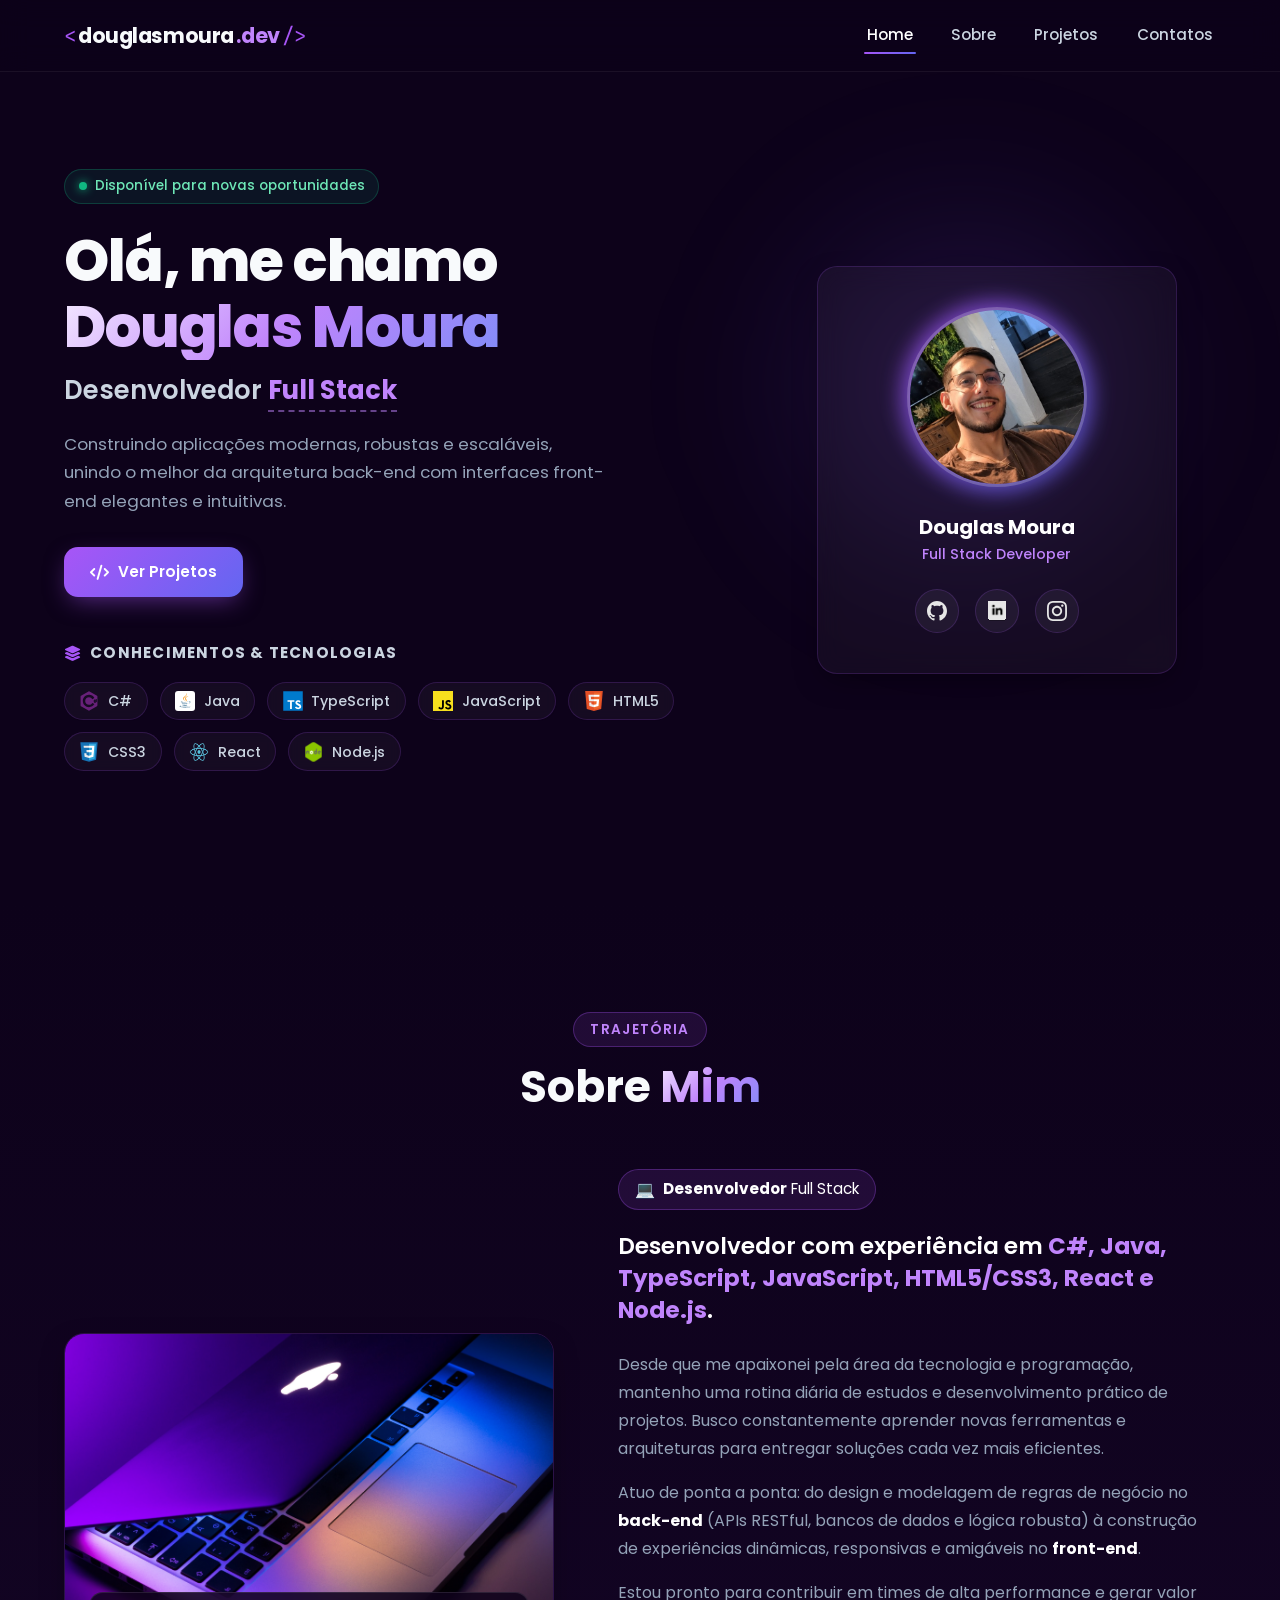
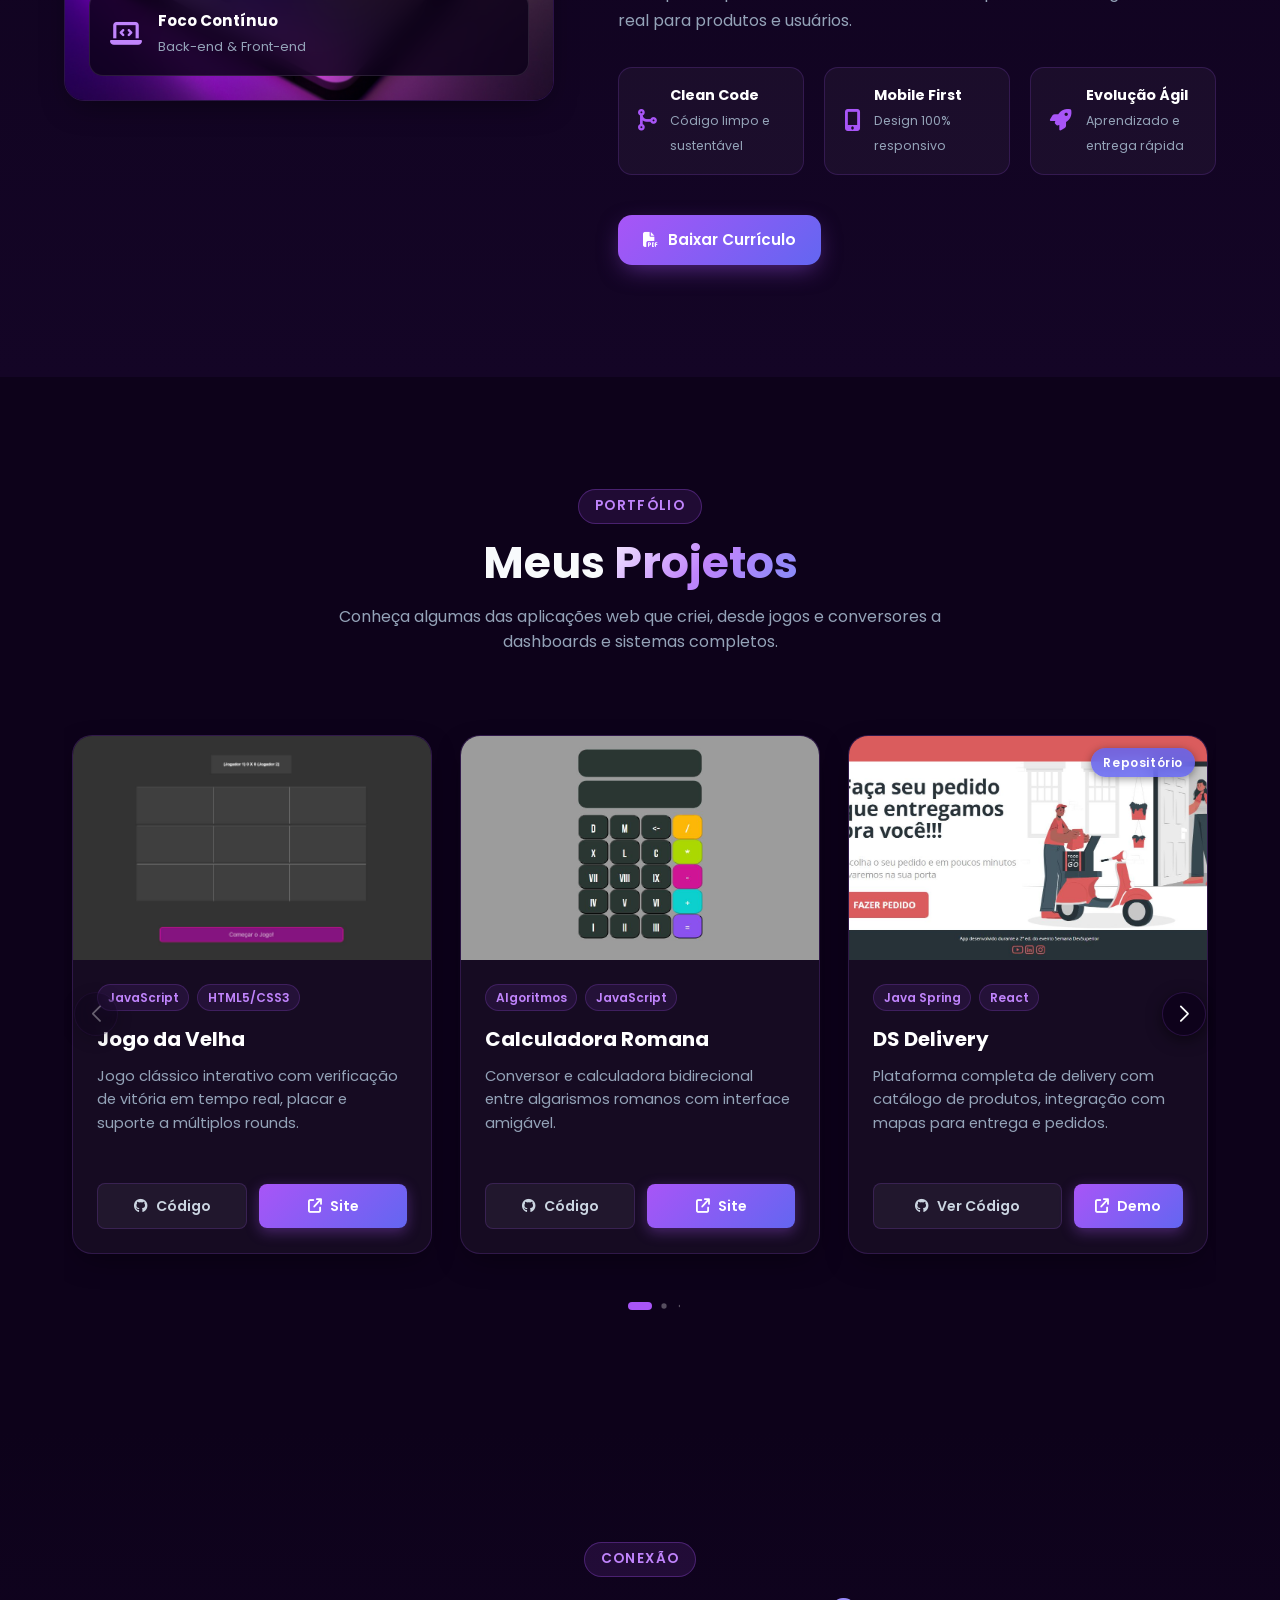
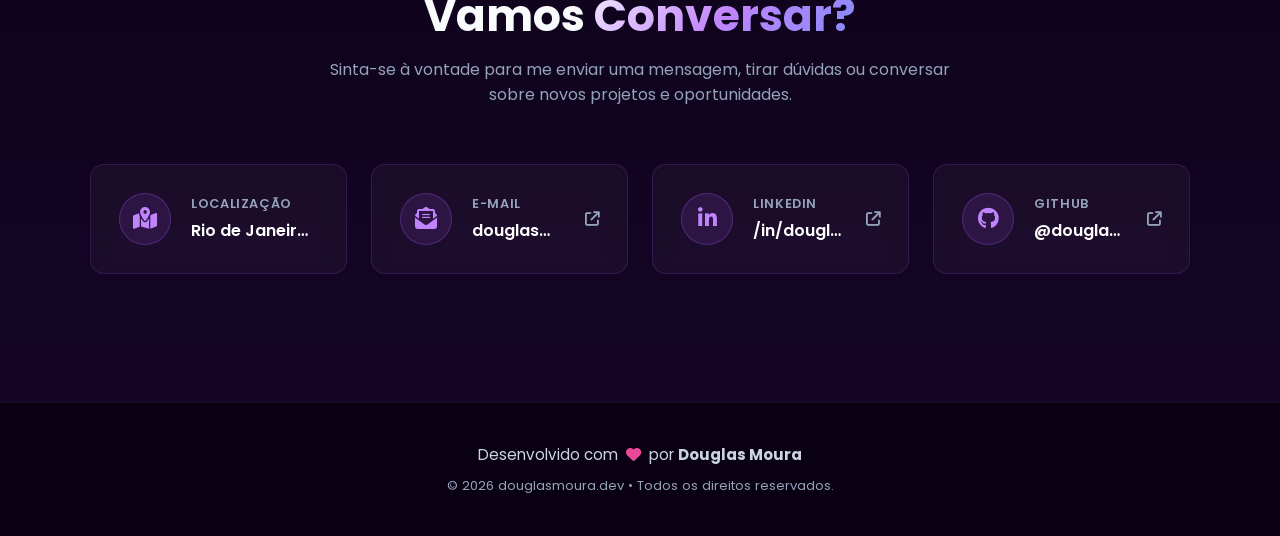
<file: index.html>
<!DOCTYPE html>
<html lang="pt-BR">
<head>
    <meta charset="UTF-8">
    <meta name="viewport" content="width=device-width, initial-scale=1.0, viewport-fit=cover">
    <meta http-equiv="X-UA-Compatible" content="IE=edge">

    <title>Douglas Moura | Desenvolvedor Full Stack</title>
    <meta name="description" content="Portfólio de Douglas Moura - Desenvolvedor Full Stack especializado em C#, Java, TypeScript, JavaScript, React e Node.js. Conheça meus projetos e habilidades.">
    <meta name="author" content="Douglas Moura">
    <meta name="keywords" content="Douglas Moura, Desenvolvedor Full Stack, C#, Java, TypeScript, JavaScript, React, Node.js, Web Developer, Portfolio">
    <meta name="theme-color" content="#120422">

    <!-- Open Graph / Redes Sociais -->
    <meta property="og:type" content="website">
    <meta property="og:title" content="Douglas Moura | Desenvolvedor Full Stack">
    <meta property="og:description" content="Portfólio profissional de Douglas Moura - Projetos, tecnologias e trajetória na programação.">
    <meta property="og:image" content="./img/DouglasIAJPG.JPG">

    <!-- Favicon -->
    <link rel="icon" type="image/x-icon" href="ico/portifolio.ico">

    <!-- Google Fonts -->
    <link rel="preconnect" href="https://fonts.googleapis.com">
    <link rel="preconnect" href="https://fonts.gstatic.com" crossorigin>
    <link href="https://fonts.googleapis.com/css2?family=Poppins:wght@300;400;500;600;700;800&family=JetBrains+Mono:wght@400;600&display=swap" rel="stylesheet">

    <!-- Font Awesome Icons -->
    <link rel="stylesheet" href="https://cdnjs.cloudflare.com/ajax/libs/font-awesome/6.5.1/css/all.min.css" 
    integrity="sha512-DTOQO9RWCH3ppGqcWaEA1BIZOC6xxalwEsw9c2QQeAIftl+Vegovlnee1c9QX4TctnWMn13TZye+giMm8e2LwA==" 
    crossorigin="anonymous" referrerpolicy="no-referrer" />

    <!-- Swiper CSS (v11) -->
    <link rel="stylesheet" href="https://cdn.jsdelivr.net/npm/swiper@11/swiper-bundle.min.css" />

    <!-- CSS Customizado -->
    <link rel="stylesheet" href="style.css">
</head>
<body>
    <!-- Skip to Content Accessibility Link -->
    <a href="#main" class="skip-link">Pular para o conteúdo principal</a>

    <!-- Header / Navbar -->
    <header class="header" id="header">
        <div class="header-container">
            <a class="header-logo" href="#person" aria-label="Ir para o início">
                <span class="logo-code">&lt;</span>douglasmoura<span class="logo-accent">.dev</span><span class="logo-code">/&gt;</span>
            </a>

            <nav class="navbar" id="navbar" aria-label="Navegação Principal">
                <button class="menu-hamburguer" id="menu-hamburguer" aria-label="Abrir menu de navegação" aria-expanded="false" aria-controls="navbar-links">
                    <span class="hamburger-bar"></span>
                    <span class="hamburger-bar"></span>
                    <span class="hamburger-bar"></span>
                </button>

                <div class="navbar-backdrop" id="navbar-backdrop"></div>

                <ul class="navbar-links" id="navbar-links" role="menu">
                    <li role="none"><a href="#person" class="nav-link active" role="menuitem">Home</a></li>
                    <li role="none"><a href="#about" class="nav-link" role="menuitem">Sobre</a></li>
                    <li role="none"><a href="#projects" class="nav-link" role="menuitem">Projetos</a></li>
                    <li role="none"><a href="#contacts" class="nav-link" role="menuitem">Contatos</a></li>
                </ul>
            </nav>
        </div>
    </header>

    <main id="main">
        <!-- Hero / Person Section -->
        <section id="person" class="hero-section">
            <div class="hero-bg-glow" aria-hidden="true"></div>
            <div class="hero-container">
                <div class="person-content">
                    <div class="status-badge">
                        <span class="status-dot"></span>
                        <span>Disponível para novas oportunidades</span>
                    </div>

                    <div class="person-name">
                        <h1 class="hero-title">
                            Olá, me chamo <br>
                            <span class="name-highlight">Douglas Moura</span>
                        </h1>
                        <h2 class="hero-subtitle">
                            Desenvolvedor <span class="role-highlight">Full Stack</span>
                        </h2>
                        <p class="hero-summary">
                            Construindo aplicações modernas, robustas e escaláveis, unindo o melhor da arquitetura back-end com interfaces front-end elegantes e intuitivas.
                        </p>
                    </div>

                    <div class="hero-actions">
                        <a href="#projects" class="btn btn-primary">
                            <i class="fa-solid fa-code"></i> Ver Projetos
                        </a>
                    </div>

                    <div class="stacks-content">
                        <h3 class="stacks-title">
                            <i class="fa-solid fa-layer-group"></i> Conhecimentos & Tecnologias
                        </h3>

                        <ul class="stacks" aria-label="Tecnologias dominadas">
                            <li class="stack-item" data-tooltip="C#">
                                <img src="./svg/csharp.svg" alt="Ícone C#" width="28" height="28" loading="lazy">
                                <span>C#</span>
                            </li>
                            <li class="stack-item" data-tooltip="Java">
                                <img src="./svg/java.svg" alt="Ícone Java" width="28" height="28" loading="lazy">
                                <span>Java</span>
                            </li>
                            <li class="stack-item" data-tooltip="TypeScript">
                                <img src="./svg/ts.svg" alt="Ícone TypeScript" width="28" height="28" loading="lazy">
                                <span>TypeScript</span>
                            </li>
                            <li class="stack-item" data-tooltip="JavaScript">
                                <img src="./svg/js.svg" alt="Ícone JavaScript" width="28" height="28" loading="lazy">
                                <span>JavaScript</span>
                            </li>
                            <li class="stack-item" data-tooltip="HTML5">
                                <img src="./svg/html.svg" alt="Ícone HTML5" width="28" height="28" loading="lazy">
                                <span>HTML5</span>
                            </li>
                            <li class="stack-item" data-tooltip="CSS3">
                                <img src="./svg/css.svg" alt="Ícone CSS3" width="28" height="28" loading="lazy">
                                <span>CSS3</span>
                            </li>
                            <li class="stack-item" data-tooltip="React">
                                <img src="./svg/react.svg" alt="Ícone React" width="28" height="28" loading="lazy">
                                <span>React</span>
                            </li>
                            <li class="stack-item" data-tooltip="Node.js">
                                <img src="./svg/node.svg" alt="Ícone Node.js" width="28" height="28" loading="lazy">
                                <span>Node.js</span>
                            </li>
                        </ul>
                    </div>
                </div>

                <div class="person-background">
                    <div class="profile-card">
                        <div class="profile-photo-wrapper">
                            <div class="profile-glow"></div>
                            <img src="./img/DouglasIAJPG.JPG" alt="Foto de perfil de Douglas Moura" class="profile-photo" fetchpriority="high">
                        </div>

                        <div class="profile-info">
                            <span class="profile-name">Douglas Moura</span>
                            <span class="profile-tag">Full Stack Developer</span>
                        </div>

                        <div class="links" aria-label="Redes sociais e contatos">
                            <a href="https://github.com/douglasmoura" target="_blank" rel="noopener noreferrer" aria-label="Acessar perfil do GitHub" class="social-btn">
                                <img src="./svg/logo-github.svg" alt="GitHub" width="22" height="22">
                                <span class="sr-only">GitHub</span>
                            </a>
                            <a href="https://www.linkedin.com/in/douglasmourarj/" target="_blank" rel="noopener noreferrer" aria-label="Acessar perfil do LinkedIn" class="social-btn">
                                <img src="./svg/logo-linkedin.svg" alt="LinkedIn" width="22" height="22">
                                <span class="sr-only">LinkedIn</span>
                            </a>
                            <a href="https://www.instagram.com/dougras2_/" target="_blank" rel="noopener noreferrer" aria-label="Acessar perfil do Instagram" class="social-btn">
                                <img src="./svg/logo-insta.svg" alt="Instagram" width="22" height="22">
                                <span class="sr-only">Instagram</span>
                            </a>
                        </div>
                    </div>
                </div>
            </div>
        </section>

        <!-- About Section -->
        <section id="about" class="about-section">
            <div class="section-container">
                <div class="section-heading">
                    <span class="section-badge">Trajetória</span>
                    <h2 class="section-title">Sobre <span class="text-gradient">Mim</span></h2>
                </div>

                <div class="about-grid">
                    <div class="background-about">
                        <div class="img-wrapper">
                            <img src="./img/img.2.jpg" alt="Setup de desenvolvimento com notebook" loading="lazy">
                            <div class="img-overlay-card">
                                <i class="fa-solid fa-laptop-code"></i>
                                <div>
                                    <strong>Foco Contínuo</strong>
                                    <span>Back-end & Front-end</span>
                                </div>
                            </div>
                        </div>
                    </div>

                    <div class="box-about">
                        <div class="about-role-pill">
                            <span class="pill-icon">💻</span>
                            <span class="pill-text"><strong>Desenvolvedor</strong> Full Stack</span>
                        </div>

                        <h3 class="about-summary">
                            Desenvolvedor com experiência em 
                            <span class="tech-highlight">C#, Java, TypeScript, JavaScript, HTML5/CSS3, React e Node.js</span>.
                        </h3>

                        <div class="about-text-content">
                            <p>
                                Desde que me apaixonei pela área da tecnologia e programação, mantenho uma rotina diária de estudos e desenvolvimento prático de projetos. Busco constantemente aprender novas ferramentas e arquiteturas para entregar soluções cada vez mais eficientes.
                            </p>
                            <p>
                                Atuo de ponta a ponta: do design e modelagem de regras de negócio no <strong>back-end</strong> (APIs RESTful, bancos de dados e lógica robusta) à construção de experiências dinâmicas, responsivas e amigáveis no <strong>front-end</strong>.
                            </p>
                            <p>
                                Estou pronto para contribuir em times de alta performance e gerar valor real para produtos e usuários.
                            </p>
                        </div>

                        <div class="about-features">
                            <div class="feature-item">
                                <i class="fa-solid fa-code-merge"></i>
                                <div>
                                    <strong>Clean Code</strong>
                                    <span>Código limpo e sustentável</span>
                                </div>
                            </div>
                            <div class="feature-item">
                                <i class="fa-solid fa-mobile-screen-button"></i>
                                <div>
                                    <strong>Mobile First</strong>
                                    <span>Design 100% responsivo</span>
                                </div>
                            </div>
                            <div class="feature-item">
                                <i class="fa-solid fa-rocket"></i>
                                <div>
                                    <strong>Evolução Ágil</strong>
                                    <span>Aprendizado e entrega rápida</span>
                                </div>
                            </div>
                        </div>

                        <div class="button-cta">
                            <a href="public/document/curriculo.html" target="_blank" rel="noopener noreferrer" class="btn btn-primary" aria-label="Baixar Currículo de Douglas Moura em PDF">
                                <i class="fa-solid fa-file-pdf"></i> Baixar Currículo
                            </a>
                        </div>
                    </div>
                </div>
            </div>
        </section>

        <!-- Projects Section -->
        <section id="projects" class="projects-section">
            <div class="section-container">
                <div class="section-heading">
                    <span class="section-badge">Portfólio</span>
                    <h2 class="section-title">Meus <span class="text-gradient">Projetos</span></h2>
                    <p class="section-subtitle">
                        Conheça algumas das aplicações web que criei, desde jogos e conversores a dashboards e sistemas completos.
                    </p>
                </div>

                <div class="container-projects">
                    <div class="swiper mySwiper">
                        <div class="swiper-wrapper">
                            
                            <!-- Projeto 1: Jogo da Velha -->
                            <div class="swiper-slide">
                                <article class="card-project">
                                    <div class="image-project">
                                        <img src="./img/Jogo-da-velha.jpg" alt="Screenshot do Jogo da Velha Web" loading="lazy">
                                        <div class="project-overlay">
                                            <a href="https://douglasmoura.github.io/AV1-Jogo_da_velha-WEB/" target="_blank" rel="noopener noreferrer" class="overlay-link" aria-label="Ver site do Jogo da Velha">
                                                <i class="fa-solid fa-arrow-up-right-from-square"></i>
                                            </a>
                                        </div>
                                    </div>

                                    <div class="card-body">
                                        <div class="card-tags">
                                            <span class="tag">JavaScript</span>
                                            <span class="tag">HTML5/CSS3</span>
                                        </div>
                                        <h3 class="card-title">Jogo da Velha</h3>
                                        <p class="card-description">
                                            Jogo clássico interativo com verificação de vitória em tempo real, placar e suporte a múltiplos rounds.
                                        </p>
                                    </div>

                                    <div class="cta-project">
                                        <a href="https://github.com/douglasmoura/AV1-Jogo_da_velha-WEB" target="_blank" rel="noopener noreferrer" class="btn-card btn-code">
                                            <i class="fa-brands fa-github"></i> Código
                                        </a>
                                        <a href="https://douglasmoura.github.io/AV1-Jogo_da_velha-WEB/" target="_blank" rel="noopener noreferrer" class="btn-card btn-live">
                                            <i class="fa-solid fa-arrow-up-right-from-square"></i> Site
                                        </a>
                                    </div>
                                </article>
                            </div>

                            <!-- Projeto 2: Calculadora Romana -->
                            <div class="swiper-slide">
                                <article class="card-project">
                                    <div class="image-project">
                                        <img src="./img/calculadora-romana.jpg" alt="Screenshot da Calculadora Romana" loading="lazy">
                                        <div class="project-overlay">
                                            <a href="https://douglasmoura.github.io/APS-CalculadoraRomana-WEB/" target="_blank" rel="noopener noreferrer" class="overlay-link" aria-label="Ver site da Calculadora Romana">
                                                <i class="fa-solid fa-arrow-up-right-from-square"></i>
                                            </a>
                                        </div>
                                    </div>

                                    <div class="card-body">
                                        <div class="card-tags">
                                            <span class="tag">Algoritmos</span>
                                            <span class="tag">JavaScript</span>
                                        </div>
                                        <h3 class="card-title">Calculadora Romana</h3>
                                        <p class="card-description">
                                            Conversor e calculadora bidirecional entre algarismos romanos com interface amigável.
                                        </p>
                                    </div>

                                    <div class="cta-project">
                                        <a href="https://github.com/douglasmoura/APS-CalculadoraRomana-WEB" target="_blank" rel="noopener noreferrer" class="btn-card btn-code">
                                            <i class="fa-brands fa-github"></i> Código
                                        </a>
                                        <a href="https://douglasmoura.github.io/APS-CalculadoraRomana-WEB/" target="_blank" rel="noopener noreferrer" class="btn-card btn-live">
                                            <i class="fa-solid fa-arrow-up-right-from-square"></i> Site
                                        </a>
                                    </div>
                                </article>
                            </div>

                            <!-- Projeto 3: DS Delivery -->
                            <div class="swiper-slide">
                                <article class="card-project">
                                    <div class="image-project">
                                        <img src="./img/Delivery.jpg" alt="Screenshot do DS Delivery" loading="lazy">
                                        <span class="status-tag repo-tag">Repositório</span>
                                    </div>

                                    <div class="card-body">
                                        <div class="card-tags">
                                            <span class="tag">Java Spring</span>
                                            <span class="tag">React</span>
                                        </div>
                                        <h3 class="card-title">DS Delivery</h3>
                                        <p class="card-description">
                                            Plataforma completa de delivery com catálogo de produtos, integração com mapas para entrega e pedidos.
                                        </p>
                                    </div>

                                    <div class="cta-project">
                                        <a href="https://github.com/douglasmoura/dsdeliver-sds2" target="_blank" rel="noopener noreferrer" class="btn-card btn-code btn-full">
                                            <i class="fa-brands fa-github"></i> Ver Código
                                        </a>
                                        <a href="https://douglas-studios.netlify.app" target="_blank" rel="noopener noreferrer" class="btn-card btn-live" title="Link de demonstração do projeto">
                                            <i class="fa-solid fa-arrow-up-right-from-square"></i> Demo
                                        </a>
                                    </div>
                                </article>
                            </div>

                            <!-- Projeto 4: DS Vendas -->
                            <div class="swiper-slide">
                                <article class="card-project">
                                    <div class="image-project">
                                        <img src="./img/Vendas.jpg" alt="Screenshot do DS Vendas" loading="lazy">
                                        <span class="status-tag repo-tag">Repositório</span>
                                    </div>

                                    <div class="card-body">
                                        <div class="card-tags">
                                            <span class="tag">Dashboard</span>
                                            <span class="tag">React</span>
                                            <span class="tag">Spring</span>
                                        </div>
                                        <h3 class="card-title">DS Vendas</h3>
                                        <p class="card-description">
                                            Dashboard analítico com gráficos interativos, taxas de conversão e relatórios de vendas em tempo real.
                                        </p>
                                    </div>

                                    <div class="cta-project">
                                        <a href="https://github.com/douglasmoura/projeto-sds3" target="_blank" rel="noopener noreferrer" class="btn-card btn-code btn-full">
                                            <i class="fa-brands fa-github"></i> Ver Código
                                        </a>
                                        <a href="https://douglasmoura-dsvendas.netlify.app" target="_blank" rel="noopener noreferrer" class="btn-card btn-live" title="Link de demonstração do projeto">
                                            <i class="fa-solid fa-arrow-up-right-from-square"></i> Demo
                                        </a>
                                    </div>
                                </article>
                            </div>

                            <!-- Projeto 5: DS Movie -->
                            <div class="swiper-slide">
                                <article class="card-project">
                                    <div class="image-project">
                                        <img src="./img/Filmes.jpg" alt="Screenshot do DS Movie" loading="lazy">
                                        <span class="status-tag repo-tag">Repositório</span>
                                    </div>

                                    <div class="card-body">
                                        <div class="card-tags">
                                            <span class="tag">Full Stack</span>
                                            <span class="tag">React</span>
                                        </div>
                                        <h3 class="card-title">DS Movie</h3>
                                        <p class="card-description">
                                            Catálogo de filmes interativo com listagem dinâmica, paginação e sistema de notas e avaliações.
                                        </p>
                                    </div>

                                    <div class="cta-project">
                                        <a href="https://github.com/douglasmoura/dsmovie" target="_blank" rel="noopener noreferrer" class="btn-card btn-code btn-full">
                                            <i class="fa-brands fa-github"></i> Ver Código
                                        </a>
                                        <a href="https://dsmovie-douglasmoura.netlify.app" target="_blank" rel="noopener noreferrer" class="btn-card btn-live" title="Link de demonstração do projeto">
                                            <i class="fa-solid fa-arrow-up-right-from-square"></i> Demo
                                        </a>
                                    </div>
                                </article>
                            </div>

                        </div>

                        <!-- Swiper Controls -->
                        <div class="swiper-button-prev" tabindex="0" role="button" aria-label="Slide anterior"></div>
                        <div class="swiper-button-next" tabindex="0" role="button" aria-label="Próximo slide"></div>
                        <div class="swiper-pagination"></div>
                    </div>
                </div>
            </div>
        </section>

        <!-- Contacts Section -->
        <section id="contacts" class="contacts-section">
            <div class="section-container">
                <div class="section-heading">
                    <span class="section-badge">Conexão</span>
                    <h2 class="section-title">Vamos <span class="text-gradient">Conversar?</span></h2>
                    <p class="section-subtitle">
                        Sinta-se à vontade para me enviar uma mensagem, tirar dúvidas ou conversar sobre novos projetos e oportunidades.
                    </p>
                </div>

                <div class="contacts-cards-grid">
                    <div class="contact-card">
                        <div class="contact-icon-bubble">
                            <i class="fa-solid fa-map-location-dot"></i>
                        </div>
                        <div class="contact-card-info">
                            <span class="contact-label">Localização</span>
                            <p class="contact-value">Rio de Janeiro, RJ - Brasil</p>
                        </div>
                    </div>

                    <a href="mailto:douglasmoura2@outlook.com" class="contact-card contact-card-interactive" aria-label="Enviar e-mail para douglasmoura2@outlook.com">
                        <div class="contact-icon-bubble">
                            <i class="fa-solid fa-envelope-open-text"></i>
                        </div>
                        <div class="contact-card-info">
                            <span class="contact-label">E-mail</span>
                            <span class="contact-value email-text">douglasmoura2@outlook.com</span>
                        </div>
                        <i class="fa-solid fa-arrow-up-right-from-square contact-card-arrow"></i>
                    </a>

                    <a href="https://www.linkedin.com/in/douglasmourarj/" target="_blank" rel="noopener noreferrer" class="contact-card contact-card-interactive" aria-label="Abrir perfil no LinkedIn">
                        <div class="contact-icon-bubble">
                            <i class="fa-brands fa-linkedin-in"></i>
                        </div>
                        <div class="contact-card-info">
                            <span class="contact-label">LinkedIn</span>
                            <span class="contact-value">/in/douglasmourarj</span>
                        </div>
                        <i class="fa-solid fa-arrow-up-right-from-square contact-card-arrow"></i>
                    </a>

                    <a href="https://github.com/douglasmoura" target="_blank" rel="noopener noreferrer" class="contact-card contact-card-interactive" aria-label="Abrir perfil no GitHub">
                        <div class="contact-icon-bubble">
                            <i class="fa-brands fa-github"></i>
                        </div>
                        <div class="contact-card-info">
                            <span class="contact-label">GitHub</span>
                            <span class="contact-value">@douglasmoura</span>
                        </div>
                        <i class="fa-solid fa-arrow-up-right-from-square contact-card-arrow"></i>
                    </a>
                </div>
            </div>
        </section>
    </main>

    <!-- Footer -->
    <footer class="footer" id="footer">
        <div class="container-footer">
            <p class="footer-text">
                Desenvolvido com <i class="fa-solid fa-heart footer-heart" aria-hidden="true"></i> por <strong>Douglas Moura</strong>
            </p>
            <p class="footer-copyright">
                &copy; <span id="current-year">2026</span> douglasmoura.dev &bull; Todos os direitos reservados.
            </p>
        </div>
    </footer>

    <!-- Botão Flutuante Voltar ao Topo -->
    <a href="#person" class="back-to-top" id="back-to-top" aria-label="Voltar ao início">
        <i class="fa-solid fa-arrow-up"></i>
    </a>

    <!-- Swiper JS (v11 sincronizado com CSS v11) -->
    <script src="https://cdn.jsdelivr.net/npm/swiper@11/swiper-bundle.min.js"></script>

    <!-- Script Customizado -->
    <script src="script.js"></script>
</body>
</html>
</file>
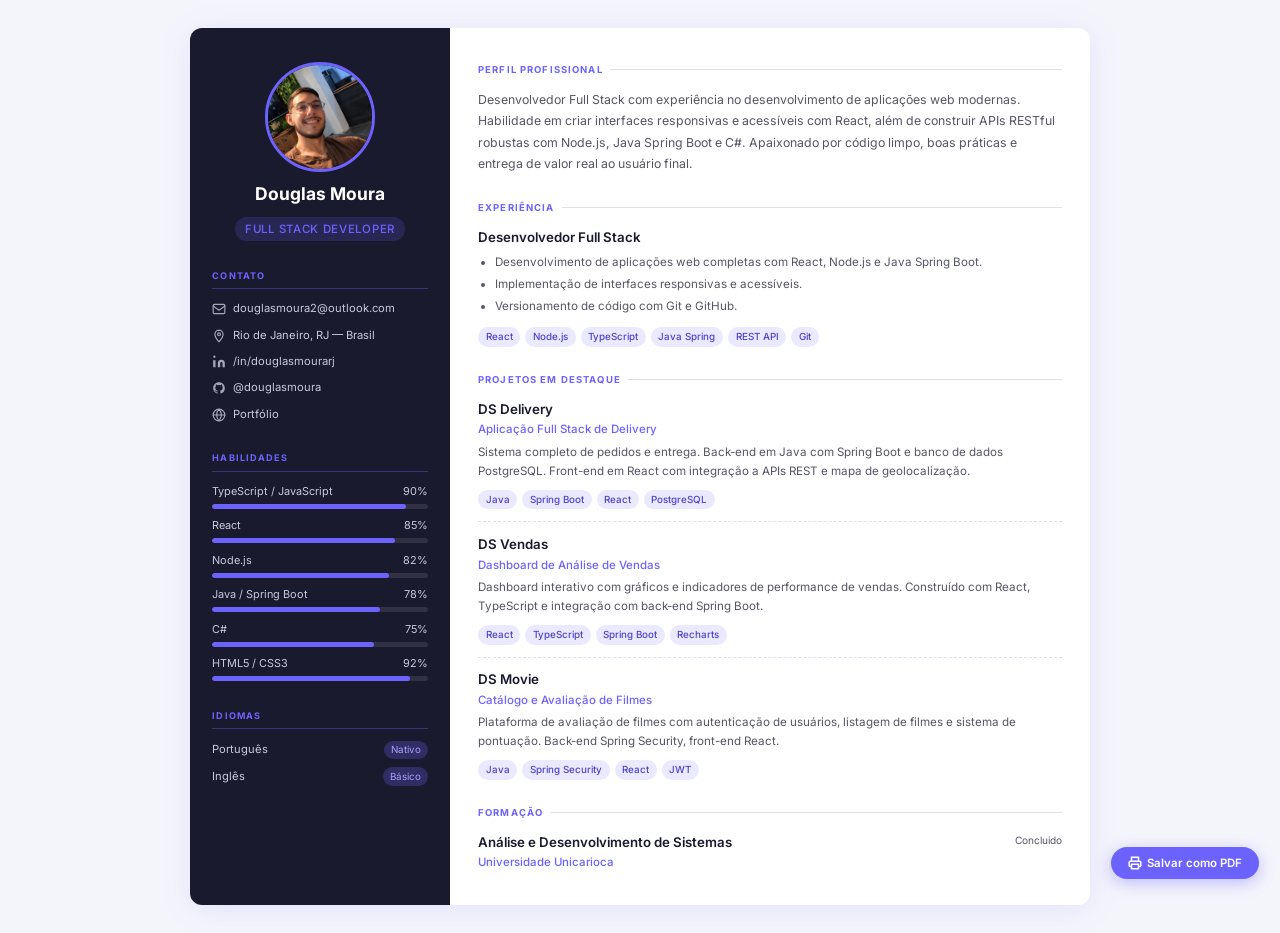
<file: public/document/curriculo.html>
<!DOCTYPE html>
<html lang="pt-BR">
<head>
  <meta charset="UTF-8" />
  <meta http-equiv="Content-Language" content="pt-BR" />
  <meta name="language" content="pt-BR" />
  <meta name="viewport" content="width=device-width, initial-scale=1.0" />
  <title>Currículo — Douglas Moura</title>
  <link rel="preconnect" href="https://fonts.googleapis.com" />
  <link rel="preconnect" href="https://fonts.gstatic.com" crossorigin />
  <link href="https://fonts.googleapis.com/css2?family=Inter:wght@300;400;500;600;700&display=swap" rel="stylesheet" />
  <style>
    /* ── Reset ── */
    *, *::before, *::after { box-sizing: border-box; margin: 0; padding: 0; }

    /* ── Variables ── */
    :root {
      --accent:     #6c63ff;
      --accent-dk:  #4b43cc;
      --text:       #1a1a2e;
      --muted:      #555566;
      --border:     #dde0ee;
      --bg:         #f4f5fb;
      --white:      #ffffff;
      --sidebar:    #1a1a2e;
      --sidebar-2:  #24244a;
      --tag-bg:     #ebe9ff;
      --tag-color:  #4b43cc;
      font-size: 14px;
    }

    /* ── Base ── */
    body {
      font-family: 'Inter', sans-serif;
      background: var(--bg);
      color: var(--text);
      line-height: 1.6;
      -webkit-print-color-adjust: exact;
      print-color-adjust: exact;
    }

    /* ── Page wrapper ── */
    .page {
      max-width: 900px;
      margin: 2rem auto;
      background: var(--white);
      box-shadow: 0 4px 32px rgba(108,99,255,.12);
      border-radius: 12px;
      overflow: hidden;
      display: grid;
      grid-template-columns: 260px 1fr;
    }

    /* ═══════════════════════════════
       SIDEBAR (left column)
    ═══════════════════════════════ */
    .sidebar {
      background: var(--sidebar);
      color: #e8e8f4;
      padding: 2.4rem 1.6rem;
      display: flex;
      flex-direction: column;
      gap: 2rem;
    }

    /* Avatar */
    .avatar-wrap {
      display: flex;
      flex-direction: column;
      align-items: center;
      text-align: center;
      gap: .8rem;
    }
    .avatar {
      width: 110px;
      height: 110px;
      border-radius: 50%;
      object-fit: cover;
      border: 3px solid var(--accent);
      background: var(--sidebar-2);
    }
    .name {
      font-size: 1.25rem;
      font-weight: 700;
      color: #fff;
      line-height: 1.3;
    }
    .role {
      font-size: .82rem;
      font-weight: 500;
      letter-spacing: .06em;
      text-transform: uppercase;
      color: var(--accent);
      background: rgba(108,99,255,.18);
      padding: .2rem .7rem;
      border-radius: 20px;
      display: inline-block;
    }

    /* Sidebar sections */
    .s-section { display: flex; flex-direction: column; gap: .6rem; }
    .s-title {
      font-size: .65rem;
      font-weight: 700;
      letter-spacing: .12em;
      text-transform: uppercase;
      color: var(--accent);
      border-bottom: 1px solid rgba(108,99,255,.35);
      padding-bottom: .35rem;
      margin-bottom: .2rem;
    }

    /* Contact items */
    .contact-item {
      display: flex;
      align-items: flex-start;
      gap: .5rem;
      font-size: .8rem;
      color: #c8c8e0;
      word-break: break-word;
    }
    .contact-item svg { flex-shrink: 0; margin-top: 2px; opacity: .8; }
    .contact-item a { color: #c8c8e0; text-decoration: none; }
    .contact-item a:hover { color: var(--accent); }

    /* Skills bar */
    .skill-item { display: flex; flex-direction: column; gap: .25rem; }
    .skill-label {
      display: flex;
      justify-content: space-between;
      font-size: .78rem;
      color: #c8c8e0;
    }
    .skill-bar {
      height: 5px;
      background: rgba(255,255,255,.1);
      border-radius: 3px;
      overflow: hidden;
    }
    .skill-fill {
      height: 100%;
      background: var(--accent);
      border-radius: 3px;
    }

    /* Lang pills */
    .lang-item {
      display: flex;
      justify-content: space-between;
      align-items: center;
      font-size: .8rem;
      color: #c8c8e0;
    }
    .lang-level {
      font-size: .7rem;
      background: rgba(108,99,255,.25);
      color: #a8a0ff;
      padding: .1rem .5rem;
      border-radius: 10px;
    }

    /* ═══════════════════════════════
       MAIN (right column)
    ═══════════════════════════════ */
    .main {
      padding: 2.4rem 2rem;
      display: flex;
      flex-direction: column;
      gap: 1.8rem;
    }

    /* Section titles */
    .m-section { display: flex; flex-direction: column; gap: .85rem; }
    .m-title {
      font-size: .68rem;
      font-weight: 700;
      letter-spacing: .12em;
      text-transform: uppercase;
      color: var(--accent);
      display: flex;
      align-items: center;
      gap: .5rem;
    }
    .m-title::after {
      content: '';
      flex: 1;
      height: 1px;
      background: var(--border);
    }

    /* Summary */
    .summary-text {
      font-size: .88rem;
      color: var(--muted);
      line-height: 1.75;
    }

    /* Experience / Education card */
    .card { display: flex; flex-direction: column; gap: .3rem; }
    .card-header {
      display: flex;
      justify-content: space-between;
      align-items: flex-start;
      gap: .5rem;
    }
    .card-title { font-size: .95rem; font-weight: 600; color: var(--text); }
    .card-company { font-size: .82rem; font-weight: 500; color: var(--accent); }
    .card-date {
      font-size: .72rem;
      color: var(--muted);
      white-space: nowrap;
      flex-shrink: 0;
    }
    .card-desc {
      font-size: .83rem;
      color: var(--muted);
      line-height: 1.65;
    }
    .card-desc ul { padding-left: 1.2rem; }
    .card-desc li { margin-bottom: .2rem; }

    /* Tags */
    .tags { display: flex; flex-wrap: wrap; gap: .35rem; margin-top: .3rem; }
    .tag {
      font-size: .7rem;
      font-weight: 500;
      background: var(--tag-bg);
      color: var(--tag-color);
      padding: .15rem .55rem;
      border-radius: 20px;
    }

    /* Divider between cards */
    .card + .card { padding-top: .85rem; border-top: 1px dashed var(--border); }

    /* Print button */
    .print-btn {
      position: fixed;
      bottom: 1.5rem;
      right: 1.5rem;
      background: var(--accent);
      color: #fff;
      border: none;
      padding: .65rem 1.2rem;
      border-radius: 30px;
      font-family: inherit;
      font-size: .82rem;
      font-weight: 600;
      cursor: pointer;
      box-shadow: 0 4px 16px rgba(108,99,255,.4);
      display: flex;
      align-items: center;
      gap: .4rem;
      transition: background .2s;
      z-index: 100;
    }
    .print-btn:hover { background: var(--accent-dk); }

    /* ── Print styles ── */
    @media print {
      body { background: #fff; }
      .page {
        margin: 0;
        box-shadow: none;
        border-radius: 0;
        max-width: 100%;
      }
      .print-btn { display: none; }
    }

    /* ── Responsive (screen only, for narrow viewports) ── */
    @media screen and (max-width: 640px) {
      .page {
        grid-template-columns: 1fr;
        margin: 0;
        border-radius: 0;
      }
      .sidebar { padding: 2rem 1.4rem; }
      .main { padding: 1.8rem 1.4rem; }
    }
  </style>
</head>
<body>

  <div class="page">

    <!-- ════ SIDEBAR ════ -->
    <aside class="sidebar">

      <!-- Avatar + name -->
      <div class="avatar-wrap">
        <img
          class="avatar"
          src="../../img/photo-profile.jpg"
          alt="Foto de Douglas Moura"
          onerror="this.style.display='none'"
        />
        <div class="name">Douglas Moura</div>
        <span class="role">Full Stack Developer</span>
      </div>

      <!-- Contato -->
      <div class="s-section">
        <div class="s-title">Contato</div>

        <div class="contact-item">
          <!-- email -->
          <svg width="14" height="14" viewBox="0 0 24 24" fill="none" stroke="currentColor" stroke-width="2" stroke-linecap="round" stroke-linejoin="round"><rect x="2" y="4" width="20" height="16" rx="2"/><path d="M2 7l10 7 10-7"/></svg>
          <a href="mailto:douglasmoura2@outlook.com">douglasmoura2@outlook.com</a>
        </div>

        <div class="contact-item">
          <!-- location -->
          <svg width="14" height="14" viewBox="0 0 24 24" fill="none" stroke="currentColor" stroke-width="2" stroke-linecap="round" stroke-linejoin="round"><path d="M12 2C8.13 2 5 5.13 5 9c0 5.25 7 13 7 13s7-7.75 7-13c0-3.87-3.13-7-7-7z"/><circle cx="12" cy="9" r="2.5"/></svg>
          Rio de Janeiro, RJ — Brasil
        </div>

        <div class="contact-item">
          <!-- linkedin -->
          <svg width="14" height="14" viewBox="0 0 24 24" fill="currentColor"><path d="M16 8a6 6 0 016 6v7h-4v-7a2 2 0 00-2-2 2 2 0 00-2 2v7h-4v-7a6 6 0 016-6zM2 9h4v12H2zm2-4a2 2 0 100-4 2 2 0 000 4z"/></svg>
          <a href="https://linkedin.com/in/douglasmourarj" target="_blank">/in/douglasmourarj</a>
        </div>

        <div class="contact-item">
          <!-- github -->
          <svg width="14" height="14" viewBox="0 0 24 24" fill="currentColor"><path d="M12 2C6.48 2 2 6.48 2 12c0 4.42 2.87 8.17 6.84 9.49.5.09.68-.22.68-.48 0-.24-.01-.87-.01-1.71-2.78.6-3.37-1.34-3.37-1.34-.45-1.16-1.11-1.47-1.11-1.47-.91-.62.07-.61.07-.61 1.01.07 1.54 1.04 1.54 1.04.89 1.53 2.34 1.09 2.91.83.09-.65.35-1.09.63-1.34-2.22-.25-4.56-1.11-4.56-4.94 0-1.09.39-1.98 1.03-2.68-.1-.25-.45-1.27.1-2.65 0 0 .84-.27 2.75 1.02A9.56 9.56 0 0112 6.8c.85.004 1.7.115 2.5.337 1.91-1.29 2.75-1.02 2.75-1.02.55 1.38.2 2.4.1 2.65.64.7 1.03 1.59 1.03 2.68 0 3.84-2.34 4.69-4.57 4.93.36.31.68.92.68 1.85 0 1.34-.01 2.41-.01 2.74 0 .27.18.58.69.48A10.01 10.01 0 0022 12c0-5.52-4.48-10-10-10z"/></svg>
          <a href="https://github.com/douglasmoura" target="_blank">@douglasmoura</a>
        </div>

        <div class="contact-item">
          <!-- portfolio -->
          <svg width="14" height="14" viewBox="0 0 24 24" fill="none" stroke="currentColor" stroke-width="2" stroke-linecap="round" stroke-linejoin="round"><circle cx="12" cy="12" r="10"/><line x1="2" y1="12" x2="22" y2="12"/><path d="M12 2a15.3 15.3 0 014 10 15.3 15.3 0 01-4 10 15.3 15.3 0 01-4-10 15.3 15.3 0 014-10z"/></svg>
          <a href="https://douglasmoura.github.io/portfolio" target="_blank">Portfólio</a>
        </div>
      </div>

      <!-- Habilidades técnicas -->
      <div class="s-section">
        <div class="s-title">Habilidades</div>

        <div class="skill-item">
          <div class="skill-label"><span>TypeScript / JavaScript</span><span>90%</span></div>
          <div class="skill-bar"><div class="skill-fill" style="width:90%"></div></div>
        </div>
        <div class="skill-item">
          <div class="skill-label"><span>React</span><span>85%</span></div>
          <div class="skill-bar"><div class="skill-fill" style="width:85%"></div></div>
        </div>
        <div class="skill-item">
          <div class="skill-label"><span>Node.js</span><span>82%</span></div>
          <div class="skill-bar"><div class="skill-fill" style="width:82%"></div></div>
        </div>
        <div class="skill-item">
          <div class="skill-label"><span>Java / Spring Boot</span><span>78%</span></div>
          <div class="skill-bar"><div class="skill-fill" style="width:78%"></div></div>
        </div>
        <div class="skill-item">
          <div class="skill-label"><span>C#</span><span>75%</span></div>
          <div class="skill-bar"><div class="skill-fill" style="width:75%"></div></div>
        </div>
        <div class="skill-item">
          <div class="skill-label"><span>HTML5 / CSS3</span><span>92%</span></div>
          <div class="skill-bar"><div class="skill-fill" style="width:92%"></div></div>
        </div>
      </div>

      <!-- Idiomas -->
      <div class="s-section">
        <div class="s-title">Idiomas</div>
        <div class="lang-item">
          <span>Português</span>
          <span class="lang-level">Nativo</span>
        </div>
        <div class="lang-item">
          <span>Inglês</span>
          <span class="lang-level">Básico</span>
        </div>
      </div>

    </aside><!-- /sidebar -->

    <!-- ════ MAIN ════ -->
    <main class="main">

      <!-- Resumo profissional -->
      <div class="m-section">
        <div class="m-title">Perfil Profissional</div>
        <p class="summary-text">
          Desenvolvedor Full Stack com experiência no desenvolvimento de aplicações web modernas. Habilidade em criar interfaces responsivas
          e acessíveis com React, além de construir APIs RESTful robustas com Node.js, Java Spring
          Boot e C#. Apaixonado por código limpo, boas práticas e entrega de valor real ao usuário final.
        </p>
      </div>

      <!-- Experiência -->
      <div class="m-section">
        <div class="m-title">Experiência</div>

        <div class="card">
          <div class="card-header">
            <div>
              <div class="card-title">Desenvolvedor Full Stack</div>
            </div>
          </div>
          <div class="card-desc">
            <ul>
              <li>Desenvolvimento de aplicações web completas com React, Node.js e Java Spring Boot.</li>
              <li>Implementação de interfaces responsivas e acessíveis.</li>
              <li>Versionamento de código com Git e GitHub.</li>
            </ul>
          </div>
          <div class="tags">
            <span class="tag">React</span>
            <span class="tag">Node.js</span>
            <span class="tag">TypeScript</span>
            <span class="tag">Java Spring</span>
            <span class="tag">REST API</span>
            <span class="tag">Git</span>
          </div>
        </div>

      </div>

      <!-- Projetos em destaque -->
      <div class="m-section">
        <div class="m-title">Projetos em Destaque</div>

        <div class="card">
          <div class="card-header">
            <div>
              <div class="card-title">DS Delivery</div>
              <div class="card-company">Aplicação Full Stack de Delivery</div>
            </div>
          </div>
          <div class="card-desc">
            Sistema completo de pedidos e entrega. Back-end em Java com Spring Boot e banco de dados
            PostgreSQL. Front-end em React com integração a APIs REST e mapa de geolocalização.
          </div>
          <div class="tags">
            <span class="tag">Java</span>
            <span class="tag">Spring Boot</span>
            <span class="tag">React</span>
            <span class="tag">PostgreSQL</span>
          </div>
        </div>

        <div class="card">
          <div class="card-header">
            <div>
              <div class="card-title">DS Vendas</div>
              <div class="card-company">Dashboard de Análise de Vendas</div>
            </div>
          </div>
          <div class="card-desc">
            Dashboard interativo com gráficos e indicadores de performance de vendas.
            Construído com React, TypeScript e integração com back-end Spring Boot.
          </div>
          <div class="tags">
            <span class="tag">React</span>
            <span class="tag">TypeScript</span>
            <span class="tag">Spring Boot</span>
            <span class="tag">Recharts</span>
          </div>
        </div>

        <div class="card">
          <div class="card-header">
            <div>
              <div class="card-title">DS Movie</div>
              <div class="card-company">Catálogo e Avaliação de Filmes</div>
            </div>
          </div>
          <div class="card-desc">
            Plataforma de avaliação de filmes com autenticação de usuários, listagem de filmes
            e sistema de pontuação. Back-end Spring Security, front-end React.
          </div>
          <div class="tags">
            <span class="tag">Java</span>
            <span class="tag">Spring Security</span>
            <span class="tag">React</span>
            <span class="tag">JWT</span>
          </div>
        </div>

      </div>

      <!-- Formação -->
      <div class="m-section">
        <div class="m-title">Formação</div>

        <div class="card">
          <div class="card-header">
            <div>
              <div class="card-title">Análise e Desenvolvimento de Sistemas</div>
              <div class="card-company">Universidade Unicarioca</div>
            </div>
            <div class="card-date">Concluido</div>
          </div>
        </div>
      </div>

    </main><!-- /main -->

  </div><!-- /page -->

  <!-- Botão de impressão/PDF -->
  <button class="print-btn" onclick="window.print()">
    <svg width="14" height="14" viewBox="0 0 24 24" fill="none" stroke="currentColor" stroke-width="2.5" stroke-linecap="round" stroke-linejoin="round"><polyline points="6 9 6 2 18 2 18 9"/><path d="M6 18H4a2 2 0 01-2-2v-5a2 2 0 012-2h16a2 2 0 012 2v5a2 2 0 01-2 2h-2"/><rect x="6" y="14" width="12" height="8"/></svg>
    Salvar como PDF
  </button>

</body>
</html>
</file>
<file: style.css>
/* ==========================================================================
   PORTFÓLIO - DOUGLAS MOURA (douglasmoura.dev)
   Design System, Layout Responsivo & Animações Modernas
   ========================================================================== */

/* --------------------------------------------------------------------------
   1. VARIÁVEIS CSS & TEMA
   -------------------------------------------------------------------------- */
:root {
    /* Cores Principais */
    --color-bg: #0d021a;
    --color-bg-secondary: #140526;
    --color-bg-card: rgba(255, 255, 255, 0.04);
    --color-bg-card-hover: rgba(255, 255, 255, 0.07);
    --color-border: rgba(168, 85, 247, 0.18);
    --color-border-hover: rgba(192, 132, 252, 0.45);

    /* Roxo / Violeta / Gradientes */
    --color-primary: #9333ea;
    --color-primary-light: #a855f7;
    --color-primary-glow: #c084fc;
    --color-secondary: #6366f1;
    --color-cyan: #38bdf8;
    --color-success: #10b981;

    --gradient-primary: linear-gradient(135deg, #a855f7 0%, #6366f1 100%);
    --gradient-text: linear-gradient(135deg, #f3e8ff 0%, #c084fc 50%, #818cf8 100%);
    --gradient-glow: radial-gradient(circle, rgba(168, 85, 247, 0.25) 0%, transparent 70%);

    /* Tipografia & Texto */
    --color-text-main: #f8fafc;
    --color-text-muted: #94a3b8;
    --color-text-subtle: #cbd5e1;
    --font-main: 'Poppins', -apple-system, BlinkMacSystemFont, 'Segoe UI', Roboto, sans-serif;
    --font-mono: 'JetBrains Mono', monospace;

    /* Efeitos & Dimensões */
    --header-height: 72px;
    --border-radius-sm: 8px;
    --border-radius-md: 14px;
    --border-radius-lg: 20px;
    --border-radius-full: 9999px;

    --shadow-card: 0 10px 30px -10px rgba(0, 0, 0, 0.5);
    --shadow-glow: 0 0 35px rgba(168, 85, 247, 0.25);
    --shadow-btn: 0 8px 24px -6px rgba(168, 85, 247, 0.5);

    --transition-fast: 0.2s cubic-bezier(0.4, 0, 0.2, 1);
    --transition-smooth: 0.3s cubic-bezier(0.4, 0, 0.2, 1);
    --transition-slow: 0.5s cubic-bezier(0.4, 0, 0.2, 1);
}

/* --------------------------------------------------------------------------
   2. RESET & BASE
   -------------------------------------------------------------------------- */
*, *::before, *::after {
    margin: 0;
    padding: 0;
    box-sizing: border-box;
}

html {
    scroll-behavior: smooth;
    scroll-padding-top: calc(var(--header-height) + 16px);
    font-size: 16px;
    background-color: var(--color-bg);
    color: var(--color-text-main);
    color-scheme: dark;
    overflow-x: hidden;
    max-width: 100%;
}

body {
    font-family: var(--font-main);
    background-color: var(--color-bg);
    color: var(--color-text-main);
    line-height: 1.6;
    overflow-x: hidden;
    max-width: 100%;
    width: 100%;
    position: relative;
    -webkit-font-smoothing: antialiased;
    -moz-osx-font-smoothing: grayscale;
}

/* Text Selection */
::selection {
    background: var(--color-primary);
    color: #ffffff;
}

/* Scrollbar Personalizada */
::-webkit-scrollbar {
    width: 10px;
}

::-webkit-scrollbar-track {
    background: var(--color-bg);
}

::-webkit-scrollbar-thumb {
    background: #2e1053;
    border-radius: var(--border-radius-full);
    border: 2px solid var(--color-bg);
}

::-webkit-scrollbar-thumb:hover {
    background: var(--color-primary);
}

/* Acessibilidade: Skip link */
.skip-link {
    position: absolute;
    top: -50px;
    left: 20px;
    background: var(--color-primary);
    color: #ffffff;
    padding: 10px 16px;
    border-radius: var(--border-radius-sm);
    z-index: 9999;
    font-weight: 600;
    text-decoration: none;
    transition: top var(--transition-fast);
}

.skip-link:focus {
    top: 20px;
}

.sr-only {
    position: absolute;
    width: 1px;
    height: 1px;
    padding: 0;
    margin: -1px;
    overflow: hidden;
    clip: rect(0, 0, 0, 0);
    white-space: nowrap;
    border-width: 0;
}

/* Utilitários de Layout */
.section-container {
    max-width: 1200px;
    width: 100%;
    margin: 0 auto;
    padding: 0 1.5rem;
}

.text-gradient {
    background: var(--gradient-text);
    -webkit-background-clip: text;
    -webkit-text-fill-color: transparent;
    display: inline-block;
}

/* Cabeçalhos de Seção Padronizados */
.section-heading {
    text-align: center;
    margin-bottom: 3.5rem;
}

.section-badge {
    display: inline-block;
    font-size: 0.85rem;
    font-weight: 600;
    letter-spacing: 0.1em;
    text-transform: uppercase;
    color: var(--color-primary-glow);
    background: rgba(168, 85, 247, 0.12);
    border: 1px solid rgba(168, 85, 247, 0.3);
    padding: 0.35rem 1rem;
    border-radius: var(--border-radius-full);
    margin-bottom: 0.85rem;
}

.section-title {
    font-size: clamp(2rem, 3.5vw, 2.75rem);
    font-weight: 700;
    line-height: 1.2;
    margin-bottom: 0.85rem;
}

.section-subtitle {
    font-size: 1rem;
    color: var(--color-text-muted);
    max-width: 620px;
    margin: 0 auto;
}

/* Botões Padronizados */
.btn {
    display: inline-flex;
    align-items: center;
    justify-content: center;
    gap: 0.6rem;
    padding: 0.8rem 1.6rem;
    font-family: var(--font-main);
    font-size: 0.95rem;
    font-weight: 600;
    text-decoration: none;
    border-radius: var(--border-radius-md);
    cursor: pointer;
    transition: all var(--transition-smooth);
    border: none;
    outline: none;
}

.btn-primary {
    background: var(--gradient-primary);
    color: #ffffff;
    box-shadow: var(--shadow-btn);
}

.btn-primary:hover {
    transform: translateY(-2px);
    box-shadow: 0 12px 28px -4px rgba(168, 85, 247, 0.65);
    filter: brightness(1.1);
}

.btn-secondary {
    background: rgba(255, 255, 255, 0.05);
    color: var(--color-text-main);
    border: 1px solid var(--color-border);
    backdrop-filter: blur(8px);
}

.btn-secondary:hover {
    background: rgba(255, 255, 255, 0.1);
    border-color: var(--color-border-hover);
    transform: translateY(-2px);
    color: #ffffff;
}

/* --------------------------------------------------------------------------
   3. HEADER & NAVEGAÇÃO
   -------------------------------------------------------------------------- */
.header {
    position: fixed;
    top: 0;
    left: 0;
    width: 100%;
    height: var(--header-height);
    z-index: 100;
    background: rgba(13, 2, 26, 0.65);
    backdrop-filter: blur(14px);
    -webkit-backdrop-filter: blur(14px);
    border-bottom: 1px solid rgba(255, 255, 255, 0.06);
    transition: all var(--transition-smooth);
}

.header.scrolled {
    background: rgba(13, 2, 26, 0.92);
    border-bottom-color: rgba(168, 85, 247, 0.25);
    box-shadow: 0 8px 30px rgba(0, 0, 0, 0.6);
}

.header-container {
    max-width: 1200px;
    height: 100%;
    margin: 0 auto;
    padding: 0 1.5rem;
    display: flex;
    align-items: center;
    justify-content: space-between;
}

.header-logo {
    text-decoration: none;
    font-size: 1.3rem;
    font-weight: 700;
    color: var(--color-text-main);
    letter-spacing: -0.02em;
    display: flex;
    align-items: center;
    gap: 0.15rem;
    transition: opacity var(--transition-fast);
}

.header-logo:hover {
    opacity: 0.85;
}

.logo-code {
    color: var(--color-primary-light);
    font-family: var(--font-mono);
    font-weight: 400;
}

.logo-accent {
    color: var(--color-primary-glow);
}

/* Navbar Links Desktop */
.navbar-links {
    display: flex;
    align-items: center;
    gap: 2rem;
    list-style: none;
}

.nav-link {
    text-decoration: none;
    color: var(--color-text-subtle);
    font-size: 0.95rem;
    font-weight: 500;
    padding: 0.4rem 0.2rem;
    position: relative;
    transition: color var(--transition-fast);
}

.nav-link::after {
    content: '';
    position: absolute;
    bottom: -2px;
    left: 0;
    width: 0;
    height: 2px;
    background: var(--gradient-primary);
    border-radius: 2px;
    transition: width var(--transition-smooth);
}

.nav-link:hover,
.nav-link.active {
    color: #ffffff;
}

.nav-link:hover::after,
.nav-link.active::after {
    width: 100%;
}

/* Botão Hamburger (Mobile) */
.menu-hamburguer {
    display: none;
    background: transparent;
    border: none;
    cursor: pointer;
    padding: 0.5rem;
    width: 44px;
    height: 44px;
    border-radius: var(--border-radius-sm);
    display: none;
    flex-direction: column;
    justify-content: center;
    align-items: center;
    gap: 5px;
    z-index: 110;
    transition: background-color var(--transition-fast);
}

.menu-hamburguer:hover {
    background-color: rgba(255, 255, 255, 0.08);
}

.hamburger-bar {
    width: 24px;
    height: 2px;
    background-color: #ffffff;
    border-radius: 2px;
    transition: transform var(--transition-smooth), opacity var(--transition-smooth);
    transform-origin: center;
}

/* Animação do Hamburger para X */
.navbar.active .menu-hamburguer .hamburger-bar:nth-child(1) {
    transform: translateY(7px) rotate(45deg);
}

.navbar.active .menu-hamburguer .hamburger-bar:nth-child(2) {
    opacity: 0;
    transform: scaleX(0);
}

.navbar.active .menu-hamburguer .hamburger-bar:nth-child(3) {
    transform: translateY(-7px) rotate(-45deg);
}

.navbar-backdrop {
    display: none;
}

/* --------------------------------------------------------------------------
   4. HERO / PERSON SECTION
   -------------------------------------------------------------------------- */
.hero-section {
    min-height: 100vh;
    min-height: 100dvh;
    padding-top: calc(var(--header-height) + 2rem);
    padding-bottom: 4rem;
    display: flex;
    align-items: center;
    position: relative;
    overflow: hidden;
    max-width: 100vw;
    width: 100%;
}

.hero-bg-glow {
    position: absolute;
    top: 15%;
    right: 5%;
    width: min(500px, 90vw);
    height: min(500px, 90vw);
    background: radial-gradient(circle, rgba(168, 85, 247, 0.18) 0%, rgba(99, 102, 241, 0.08) 40%, transparent 70%);
    filter: blur(60px);
    z-index: 0;
    pointer-events: none;
}

.hero-container {
    max-width: 1200px;
    width: 100%;
    margin: 0 auto;
    padding: 0 1.5rem;
    display: grid;
    grid-template-columns: 1.2fr 0.8fr;
    gap: 3.5rem;
    align-items: center;
    position: relative;
    z-index: 1;
}

.person-content {
    display: flex;
    flex-direction: column;
    align-items: flex-start;
}

/* Status Badge */
.status-badge {
    display: inline-flex;
    align-items: center;
    gap: 0.5rem;
    background: rgba(16, 185, 129, 0.1);
    border: 1px solid rgba(16, 185, 129, 0.25);
    padding: 0.35rem 0.85rem;
    border-radius: var(--border-radius-full);
    font-size: 0.85rem;
    font-weight: 500;
    color: #6ee7b7;
    margin-bottom: 1.5rem;
}

.status-dot {
    width: 8px;
    height: 8px;
    background-color: var(--color-success);
    border-radius: 50%;
    box-shadow: 0 0 10px var(--color-success);
    animation: pulse-dot 2s infinite ease-in-out;
}

@keyframes pulse-dot {
    0%, 100% { opacity: 1; transform: scale(1); }
    50% { opacity: 0.5; transform: scale(1.25); }
}

.hero-title {
    font-size: clamp(2.2rem, 4.5vw, 3.75rem);
    font-weight: 800;
    line-height: 1.15;
    letter-spacing: -0.02em;
    margin-bottom: 0.6rem;
}

.name-highlight {
    background: var(--gradient-text);
    -webkit-background-clip: text;
    -webkit-text-fill-color: transparent;
    display: inline-block;
}

.hero-subtitle {
    font-size: clamp(1.2rem, 2vw, 1.6rem);
    font-weight: 600;
    color: var(--color-text-subtle);
    margin-bottom: 1.2rem;
}

.role-highlight {
    color: var(--color-primary-glow);
    font-weight: 700;
    border-bottom: 2px dashed rgba(192, 132, 252, 0.5);
    padding-bottom: 2px;
}

.hero-summary {
    font-size: 1.05rem;
    color: var(--color-text-muted);
    max-width: 540px;
    margin-bottom: 2rem;
    line-height: 1.7;
}

.hero-actions {
    display: flex;
    align-items: center;
    gap: 1rem;
    margin-bottom: 2.75rem;
    flex-wrap: wrap;
}

/* Stacks Tecnológicas */
.stacks-content {
    width: 100%;
}

.stacks-title {
    font-size: 0.95rem;
    text-transform: uppercase;
    letter-spacing: 0.08em;
    color: var(--color-text-subtle);
    margin-bottom: 1rem;
    display: flex;
    align-items: center;
    gap: 0.5rem;
}

.stacks-title i {
    color: var(--color-primary-light);
}

.stacks {
    display: flex;
    flex-wrap: wrap;
    gap: 0.75rem;
    list-style: none;
}

.stack-item {
    display: flex;
    align-items: center;
    gap: 0.55rem;
    background: rgba(255, 255, 255, 0.04);
    border: 1px solid var(--color-border);
    padding: 0.45rem 0.9rem;
    border-radius: var(--border-radius-full);
    font-size: 0.88rem;
    font-weight: 500;
    color: var(--color-text-subtle);
    transition: all var(--transition-fast);
    backdrop-filter: blur(6px);
}

.stack-item img {
    width: 20px;
    height: 20px;
    object-fit: contain;
    transition: transform var(--transition-fast);
}

.stack-item:hover {
    background: rgba(168, 85, 247, 0.12);
    border-color: var(--color-border-hover);
    color: #ffffff;
    transform: translateY(-2px);
    box-shadow: 0 4px 16px rgba(168, 85, 247, 0.2);
}

.stack-item:hover img {
    transform: scale(1.15);
}

/* Card Perfil & Foto */
.person-background {
    display: flex;
    justify-content: center;
    align-items: center;
}

.profile-card {
    background: var(--color-bg-card);
    border: 1px solid var(--color-border);
    border-radius: var(--border-radius-lg);
    padding: 2.5rem 2rem;
    display: flex;
    flex-direction: column;
    align-items: center;
    position: relative;
    backdrop-filter: blur(12px);
    box-shadow: var(--shadow-card);
    width: 100%;
    max-width: 360px;
    transition: transform var(--transition-smooth), border-color var(--transition-smooth);
}

.profile-card:hover {
    border-color: var(--color-border-hover);
    transform: translateY(-4px);
}

.profile-photo-wrapper {
    position: relative;
    width: 180px;
    height: 180px;
    margin-bottom: 1.5rem;
}

.profile-glow {
    position: absolute;
    inset: -6px;
    background: var(--gradient-primary);
    border-radius: 50%;
    opacity: 0.7;
    filter: blur(10px);
    z-index: 0;
    animation: pulse-glow 4s ease-in-out infinite;
}

@keyframes pulse-glow {
    0%, 100% { opacity: 0.5; transform: scale(0.98); }
    50% { opacity: 0.85; transform: scale(1.02); }
}

.profile-photo {
    position: relative;
    width: 100%;
    height: 100%;
    object-fit: cover;
    border-radius: 50%;
    border: 3px solid rgba(255, 255, 255, 0.2);
    z-index: 1;
}

.profile-info {
    text-align: center;
    margin-bottom: 1.5rem;
}

.profile-name {
    display: block;
    font-size: 1.25rem;
    font-weight: 700;
    color: #ffffff;
}

.profile-tag {
    display: block;
    font-size: 0.88rem;
    color: var(--color-primary-glow);
    font-weight: 500;
}

.links {
    display: flex;
    align-items: center;
    gap: 1rem;
}

.social-btn {
    width: 44px;
    height: 44px;
    border-radius: 50%;
    background: rgba(255, 255, 255, 0.05);
    border: 1px solid var(--color-border);
    display: flex;
    align-items: center;
    justify-content: center;
    transition: all var(--transition-smooth);
}

.social-btn img {
    width: 20px;
    height: 20px;
    filter: brightness(0.9);
    transition: transform var(--transition-fast);
}

.social-btn:hover {
    background: var(--gradient-primary);
    border-color: transparent;
    transform: translateY(-3px) scale(1.05);
    box-shadow: 0 6px 18px rgba(168, 85, 247, 0.4);
}

.social-btn:hover img {
    filter: brightness(1.2);
    transform: scale(1.1);
}

/* --------------------------------------------------------------------------
   5. ABOUT SECTION
   -------------------------------------------------------------------------- */
.about-section {
    padding: 7rem 0;
    background: linear-gradient(180deg, var(--color-bg) 0%, var(--color-bg-secondary) 100%);
    position: relative;
}

.about-grid {
    display: grid;
    grid-template-columns: 0.9fr 1.1fr;
    gap: 4rem;
    align-items: center;
}

.background-about {
    position: relative;
}

.img-wrapper {
    position: relative;
    border-radius: var(--border-radius-lg);
    overflow: hidden;
    border: 1px solid var(--color-border);
    box-shadow: var(--shadow-card);
    aspect-ratio: 4/3;
}

.img-wrapper img {
    width: 100%;
    height: 100%;
    object-fit: cover;
    display: block;
    transition: transform var(--transition-slow);
}

.img-wrapper:hover img {
    transform: scale(1.04);
}

.img-overlay-card {
    position: absolute;
    bottom: 1.5rem;
    left: 1.5rem;
    right: 1.5rem;
    background: rgba(13, 2, 26, 0.85);
    backdrop-filter: blur(12px);
    border: 1px solid rgba(255, 255, 255, 0.1);
    padding: 1rem 1.25rem;
    border-radius: var(--border-radius-md);
    display: flex;
    align-items: center;
    gap: 1rem;
}

.img-overlay-card i {
    font-size: 1.6rem;
    color: var(--color-primary-glow);
}

.img-overlay-card strong {
    display: block;
    font-size: 0.95rem;
    color: #ffffff;
}

.img-overlay-card span {
    font-size: 0.82rem;
    color: var(--color-text-muted);
}

.box-about {
    display: flex;
    flex-direction: column;
}

.about-role-pill {
    display: inline-flex;
    align-items: center;
    gap: 0.5rem;
    background: rgba(168, 85, 247, 0.12);
    border: 1px solid rgba(168, 85, 247, 0.3);
    padding: 0.4rem 1rem;
    border-radius: var(--border-radius-full);
    width: fit-content;
    margin-bottom: 1.25rem;
}

.pill-text {
    font-size: 0.95rem;
    color: #ffffff;
}

.about-summary {
    font-size: clamp(1.15rem, 1.8vw, 1.45rem);
    font-weight: 600;
    line-height: 1.4;
    color: #ffffff;
    margin-bottom: 1.5rem;
}

.tech-highlight {
    color: var(--color-primary-glow);
    font-weight: 700;
}

.about-text-content {
    color: var(--color-text-muted);
    font-size: 1rem;
    line-height: 1.75;
    margin-bottom: 2rem;
    display: flex;
    flex-direction: column;
    gap: 1rem;
}

.about-text-content strong {
    color: #ffffff;
}

.about-features {
    display: grid;
    grid-template-columns: repeat(auto-fit, minmax(180px, 1fr));
    gap: 1.25rem;
    margin-bottom: 2.5rem;
}

.feature-item {
    background: var(--color-bg-card);
    border: 1px solid var(--color-border);
    border-radius: var(--border-radius-md);
    padding: 1rem 1.2rem;
    display: flex;
    align-items: center;
    gap: 0.85rem;
    transition: transform var(--transition-fast), border-color var(--transition-fast);
}

.feature-item:hover {
    border-color: var(--color-border-hover);
    transform: translateY(-2px);
}

.feature-item i {
    font-size: 1.35rem;
    color: var(--color-primary-light);
}

.feature-item strong {
    display: block;
    font-size: 0.9rem;
    color: #ffffff;
}

.feature-item span {
    font-size: 0.78rem;
    color: var(--color-text-muted);
}

/* --------------------------------------------------------------------------
   6. PROJECTS SECTION (SWIPER)
   -------------------------------------------------------------------------- */
.projects-section {
    padding: 7rem 0;
    background: var(--color-bg);
    position: relative;
    overflow: hidden;
    max-width: 100vw;
}

.container-projects {
    width: 100%;
    margin-top: 1rem;
    position: relative;
    overflow: hidden;
    max-width: 100%;
}

.mySwiper {
    width: 100%;
    padding: 1.5rem 0.5rem 4rem !important;
}

.swiper-slide {
    height: auto !important;
    display: flex;
}

/* Card do Projeto */
.card-project {
    background: var(--color-bg-card);
    border: 1px solid var(--color-border);
    border-radius: var(--border-radius-lg);
    overflow: hidden;
    display: flex;
    flex-direction: column;
    width: 100%;
    transition: all var(--transition-smooth);
    box-shadow: var(--shadow-card);
    position: relative;
}

.card-project:hover {
    border-color: var(--color-border-hover);
    transform: translateY(-6px);
    box-shadow: 0 16px 36px -12px rgba(168, 85, 247, 0.35);
}

.image-project {
    position: relative;
    width: 100%;
    aspect-ratio: 16/10;
    overflow: hidden;
    background-color: var(--color-bg-secondary);
}

.image-project img {
    width: 100%;
    height: 100%;
    object-fit: cover;
    transition: transform var(--transition-slow);
}

.card-project:hover .image-project img {
    transform: scale(1.08);
}

.project-overlay {
    position: absolute;
    inset: 0;
    background: rgba(13, 2, 26, 0.6);
    backdrop-filter: blur(4px);
    display: flex;
    align-items: center;
    justify-content: center;
    opacity: 0;
    transition: opacity var(--transition-fast);
}

.card-project:hover .project-overlay {
    opacity: 1;
}

.overlay-link {
    width: 48px;
    height: 48px;
    border-radius: 50%;
    background: var(--gradient-primary);
    color: #ffffff;
    display: flex;
    align-items: center;
    justify-content: center;
    font-size: 1.1rem;
    text-decoration: none;
    transform: scale(0.8);
    transition: transform var(--transition-fast);
}

.card-project:hover .overlay-link {
    transform: scale(1);
}

.status-tag {
    position: absolute;
    top: 12px;
    right: 12px;
    padding: 0.3rem 0.75rem;
    border-radius: var(--border-radius-full);
    font-size: 0.75rem;
    font-weight: 600;
    letter-spacing: 0.05em;
    backdrop-filter: blur(8px);
    z-index: 2;
}

.repo-tag {
    background: rgba(99, 102, 241, 0.85);
    color: #ffffff;
    box-shadow: 0 2px 8px rgba(0, 0, 0, 0.4);
}

.card-body {
    padding: 1.5rem;
    display: flex;
    flex-direction: column;
    flex-grow: 1;
}

.card-tags {
    display: flex;
    gap: 0.5rem;
    flex-wrap: wrap;
    margin-bottom: 0.75rem;
}

.tag {
    font-size: 0.75rem;
    font-weight: 600;
    color: var(--color-primary-glow);
    background: rgba(168, 85, 247, 0.1);
    border: 1px solid rgba(168, 85, 247, 0.2);
    padding: 0.2rem 0.6rem;
    border-radius: var(--border-radius-full);
}

.card-title {
    font-size: 1.25rem;
    font-weight: 700;
    color: #ffffff;
    margin-bottom: 0.6rem;
}

.card-description {
    font-size: 0.92rem;
    color: var(--color-text-muted);
    line-height: 1.6;
    margin-bottom: 1.5rem;
}

.cta-project {
    display: flex;
    align-items: center;
    gap: 0.75rem;
    padding: 0 1.5rem 1.5rem;
    margin-top: auto;
}

.btn-card {
    display: inline-flex;
    align-items: center;
    justify-content: center;
    gap: 0.5rem;
    padding: 0.65rem 1rem;
    border-radius: var(--border-radius-sm);
    font-size: 0.88rem;
    font-weight: 600;
    text-decoration: none;
    transition: all var(--transition-fast);
    flex: 1;
    min-height: 40px;
}

.btn-code {
    background: rgba(255, 255, 255, 0.05);
    color: var(--color-text-subtle);
    border: 1px solid var(--color-border);
}

.btn-code:hover {
    background: rgba(255, 255, 255, 0.12);
    border-color: var(--color-border-hover);
    color: #ffffff;
}

.btn-live {
    background: var(--gradient-primary);
    color: #ffffff;
    box-shadow: 0 4px 14px rgba(168, 85, 247, 0.35);
}

.btn-live:hover {
    filter: brightness(1.15);
    transform: translateY(-2px);
}

.btn-full {
    flex: 2;
}

/* Swiper Custom Buttons & Pagination */
.swiper-button-next,
.swiper-button-prev {
    width: 44px !important;
    height: 44px !important;
    background: rgba(13, 2, 26, 0.85);
    border: 1px solid var(--color-border);
    border-radius: 50%;
    color: #ffffff !important;
    backdrop-filter: blur(8px);
    transition: all var(--transition-fast);
    box-shadow: 0 4px 15px rgba(0, 0, 0, 0.5);
}

.swiper-button-next::after,
.swiper-button-prev::after {
    font-size: 1rem !important;
    font-weight: 700;
}

.swiper-button-next:hover,
.swiper-button-prev:hover {
    background: var(--gradient-primary);
    border-color: transparent;
    transform: scale(1.1);
    box-shadow: 0 0 20px rgba(168, 85, 247, 0.5);
}

.swiper-pagination-bullet {
    background: rgba(255, 255, 255, 0.3) !important;
    opacity: 1 !important;
    width: 8px !important;
    height: 8px !important;
    transition: all var(--transition-fast) !important;
}

.swiper-pagination-bullet-active {
    background: var(--color-primary-light) !important;
    width: 24px !important;
    border-radius: var(--border-radius-full) !important;
}

/* --------------------------------------------------------------------------
   7. CONTACTS SECTION
   -------------------------------------------------------------------------- */
.contacts-section {
    padding: 7rem 0 8rem;
    background: linear-gradient(180deg, var(--color-bg) 0%, var(--color-bg-secondary) 100%);
    position: relative;
}

.contacts-cards-grid {
    display: grid;
    grid-template-columns: repeat(auto-fit, minmax(250px, 1fr));
    gap: 1.5rem;
    max-width: 1100px;
    margin: 0 auto;
}

.contact-card {
    background: var(--color-bg-card);
    border: 1px solid var(--color-border);
    border-radius: var(--border-radius-md);
    padding: 1.75rem;
    display: flex;
    align-items: center;
    gap: 1.25rem;
    text-decoration: none;
    color: inherit;
    transition: all var(--transition-smooth);
    position: relative;
    backdrop-filter: blur(10px);
}

.contact-card-interactive:hover {
    background: var(--color-bg-card-hover);
    border-color: var(--color-border-hover);
    transform: translateY(-4px);
    box-shadow: var(--shadow-glow);
}

.contact-icon-bubble {
    width: 52px;
    height: 52px;
    border-radius: 50%;
    background: rgba(168, 85, 247, 0.12);
    border: 1px solid rgba(168, 85, 247, 0.3);
    display: flex;
    align-items: center;
    justify-content: center;
    font-size: 1.35rem;
    color: var(--color-primary-glow);
    flex-shrink: 0;
    transition: all var(--transition-fast);
}

.contact-card-interactive:hover .contact-icon-bubble {
    background: var(--gradient-primary);
    color: #ffffff;
    transform: scale(1.1);
}

.contact-card-info {
    display: flex;
    flex-direction: column;
    overflow: hidden;
}

.contact-label {
    font-size: 0.8rem;
    font-weight: 600;
    text-transform: uppercase;
    letter-spacing: 0.05em;
    color: var(--color-text-muted);
    margin-bottom: 0.2rem;
}

.contact-value {
    font-size: 1rem;
    font-weight: 600;
    color: #ffffff;
    white-space: nowrap;
    overflow: hidden;
    text-overflow: ellipsis;
}

.contact-card-arrow {
    margin-left: auto;
    font-size: 0.9rem;
    color: var(--color-text-muted);
    transition: transform var(--transition-fast), color var(--transition-fast);
    flex-shrink: 0;
}

.contact-card-interactive:hover .contact-card-arrow {
    color: var(--color-primary-glow);
    transform: translate(3px, -3px);
}

/* --------------------------------------------------------------------------
   8. FOOTER & VOLTAR AO TOPO
   -------------------------------------------------------------------------- */
.footer {
    background: #090112;
    border-top: 1px solid rgba(255, 255, 255, 0.06);
    padding: 2.5rem 1.5rem;
    text-align: center;
}

.container-footer {
    max-width: 1200px;
    margin: 0 auto;
    display: flex;
    flex-direction: column;
    gap: 0.5rem;
}

.footer-text {
    font-size: 0.95rem;
    color: var(--color-text-subtle);
}

.footer-heart {
    color: #ec4899;
    margin: 0 0.25rem;
    display: inline-block;
    animation: heart-beat 1.5s infinite ease-in-out;
}

@keyframes heart-beat {
    0%, 100% { transform: scale(1); }
    50% { transform: scale(1.25); }
}

.footer-copyright {
    font-size: 0.82rem;
    color: var(--color-text-muted);
}

/* Botão Voltar ao Topo */
.back-to-top {
    position: fixed;
    bottom: 2rem;
    right: 2rem;
    width: 46px;
    height: 46px;
    border-radius: 50%;
    background: var(--gradient-primary);
    color: #ffffff;
    display: flex;
    align-items: center;
    justify-content: center;
    text-decoration: none;
    box-shadow: 0 8px 24px rgba(168, 85, 247, 0.5);
    z-index: 90;
    opacity: 0;
    visibility: hidden;
    transform: translateY(20px);
    transition: all var(--transition-smooth);
}

.back-to-top.visible {
    opacity: 1;
    visibility: visible;
    transform: translateY(0);
}

.back-to-top:hover {
    transform: translateY(-4px) scale(1.08);
    box-shadow: 0 12px 28px rgba(168, 85, 247, 0.7);
}

/* --------------------------------------------------------------------------
   9. RESPONSIVIDADE & MEDIA QUERIES (MOBILE-FIRST & BREAKPOINTS)
   -------------------------------------------------------------------------- */

/* Telas Grandes & Desktops Médios (abaixo de 1024px) */
@media (max-width: 1024px) {
    .hero-container {
        gap: 2.5rem;
    }

    .about-grid {
        gap: 3rem;
    }
}

/* Tablets & Telas Médias (abaixo de 900px) */
@media (max-width: 900px) {
    .hero-container {
        grid-template-columns: 1fr;
        text-align: center;
        gap: 3rem;
        padding-top: 1rem;
    }

    .hero-bg-glow {
        top: 5%;
        left: 50%;
        transform: translateX(-50%);
        width: 350px;
        height: 350px;
    }

    .person-content {
        align-items: center;
        order: 2;
    }

    .person-background {
        order: 1;
    }

    .hero-summary {
        margin-left: auto;
        margin-right: auto;
    }

    .hero-actions {
        justify-content: center;
    }

    .stacks-content {
        display: flex;
        flex-direction: column;
        align-items: center;
    }

    .stacks {
        justify-content: center;
    }

    .about-grid {
        grid-template-columns: 1fr;
        gap: 3rem;
    }

    .img-wrapper {
        max-width: 600px;
        margin: 0 auto;
    }

    .box-about {
        align-items: center;
        text-align: center;
    }

    .about-role-pill {
        margin: 0 auto 1.25rem;
    }

    .about-features {
        justify-content: center;
        width: 100%;
    }
}

/* Dispositivos Móveis e Tablets Menores (abaixo de 768px) */
@media (max-width: 768px) {
    /* Header Mobile Drawer */
    .menu-hamburguer {
        display: flex;
    }

    .navbar-backdrop {
        position: fixed;
        inset: 0;
        background: rgba(0, 0, 0, 0.7);
        backdrop-filter: blur(4px);
        z-index: 101;
        opacity: 0;
        visibility: hidden;
        transition: opacity var(--transition-smooth), visibility var(--transition-smooth);
        display: block;
    }

    .navbar.active .navbar-backdrop {
        opacity: 1;
        visibility: visible;
    }

    .navbar-links {
        display: none;
        position: fixed;
        top: 0;
        right: 0;
        width: 80%;
        max-width: 300px;
        height: 100vh;
        height: 100dvh;
        background: rgba(18, 5, 34, 0.98);
        backdrop-filter: blur(20px);
        -webkit-backdrop-filter: blur(20px);
        border-left: 1px solid var(--color-border);
        flex-direction: column;
        justify-content: center;
        align-items: center;
        gap: 1.5rem;
        z-index: 105;
        padding: 3rem 1.5rem;
        box-shadow: -10px 0 30px rgba(0, 0, 0, 0.8);
    }

    .navbar.active .navbar-links {
        display: flex;
        animation: drawerSlideIn 0.3s cubic-bezier(0.4, 0, 0.2, 1) forwards;
    }

    @keyframes drawerSlideIn {
        from {
            transform: translateX(100%);
            opacity: 0;
        }
        to {
            transform: translateX(0);
            opacity: 1;
        }
    }

    .nav-link {
        font-size: 1.15rem;
        padding: 0.6rem 1rem;
        width: 100%;
        text-align: center;
        border-radius: var(--border-radius-sm);
    }

    .nav-link.active,
    .nav-link:hover {
        background: rgba(168, 85, 247, 0.15);
    }

    .nav-link::after {
        display: none;
    }

    /* Seções */
    .about-section,
    .projects-section,
    .contacts-section {
        padding: 4.5rem 0;
    }

    .section-heading {
        margin-bottom: 2.5rem;
    }

    /* Contatos */
    .contacts-cards-grid {
        grid-template-columns: 1fr;
    }

    .swiper-button-next,
    .swiper-button-prev {
        display: none !important;
    }

    .back-to-top {
        bottom: 1.5rem;
        right: 1.5rem;
        width: 42px;
        height: 42px;
    }
}

/* Smartphones Compactos (abaixo de 480px: iPhone SE, Samsung Galaxy A/S, etc.) */
@media (max-width: 480px) {
    .header-container {
        padding: 0 1rem;
    }

    .hero-section {
        padding-top: calc(var(--header-height) + 1rem);
        padding-bottom: 2.5rem;
    }

    .hero-container {
        padding: 0 1rem;
        gap: 2rem;
    }

    .profile-card {
        padding: 1.8rem 1.25rem;
        max-width: 300px;
    }

    .profile-photo-wrapper {
        width: 140px;
        height: 140px;
        margin-bottom: 1.25rem;
    }

    .hero-title {
        font-size: 2rem;
    }

    .hero-subtitle {
        font-size: 1.15rem;
    }

    .hero-summary {
        font-size: 0.95rem;
    }

    .hero-actions {
        width: 100%;
        flex-direction: column;
        gap: 0.75rem;
    }

    .hero-actions .btn {
        width: 100%;
    }

    .stacks {
        gap: 0.5rem;
    }

    .stack-item {
        font-size: 0.8rem;
        padding: 0.4rem 0.75rem;
    }

    .stack-item img {
        width: 18px;
        height: 18px;
    }

    .about-features {
        grid-template-columns: 1fr;
    }

    .feature-item {
        width: 100%;
    }

    .button-cta {
        width: 100%;
    }

    .button-cta .btn {
        width: 100%;
    }

    .cta-project {
        flex-direction: column;
        gap: 0.6rem;
    }

    .cta-project .btn-card {
        width: 100%;
    }

    .contact-card {
        padding: 1.25rem 1rem;
    }

    .contact-value {
        font-size: 0.92rem;
    }
}

/* Suporte para Aparelhos Ultra-Pequenos (Galaxy Fold 280-320px) */
@media (max-width: 340px) {
    .profile-card {
        max-width: 100%;
        padding: 1.5rem 1rem;
    }

    .profile-photo-wrapper {
        width: 120px;
        height: 120px;
    }

    .hero-title {
        font-size: 1.75rem;
    }

    .header-logo {
        font-size: 1.1rem;
    }
}
</file>
